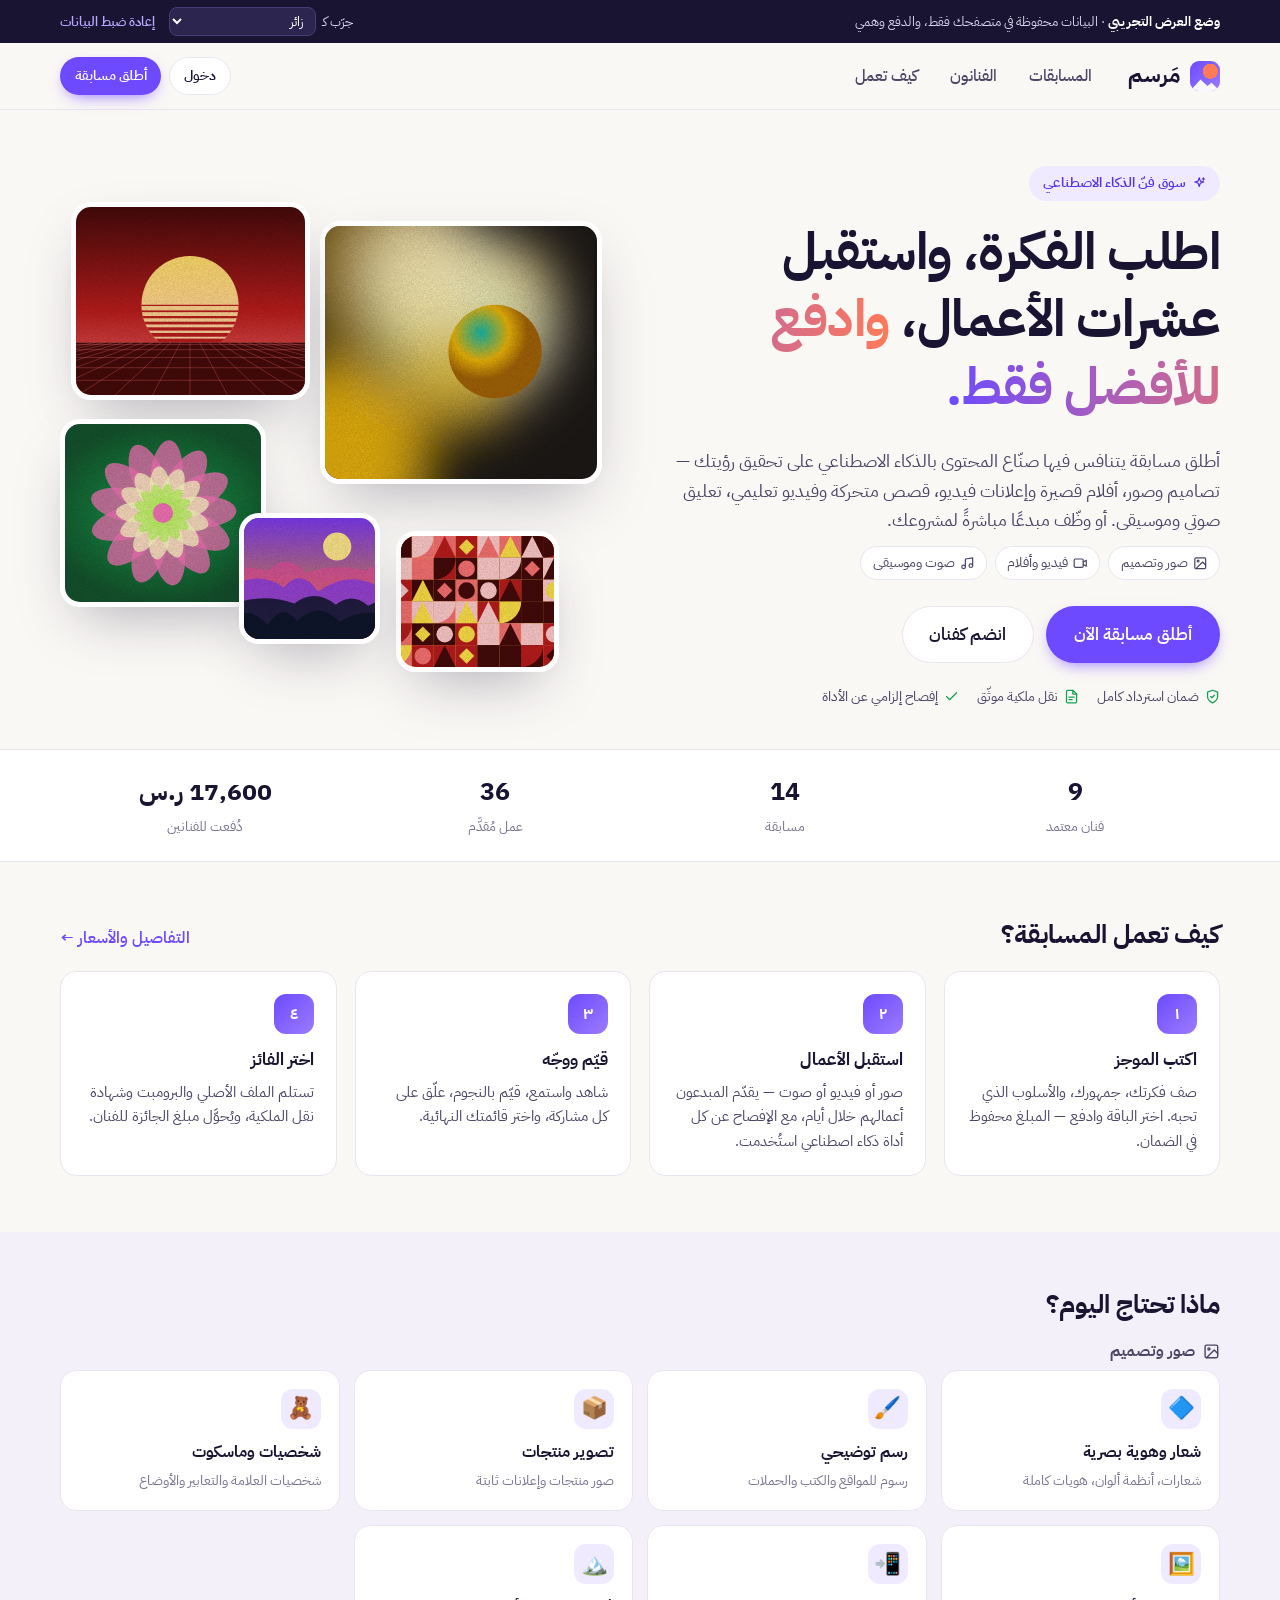
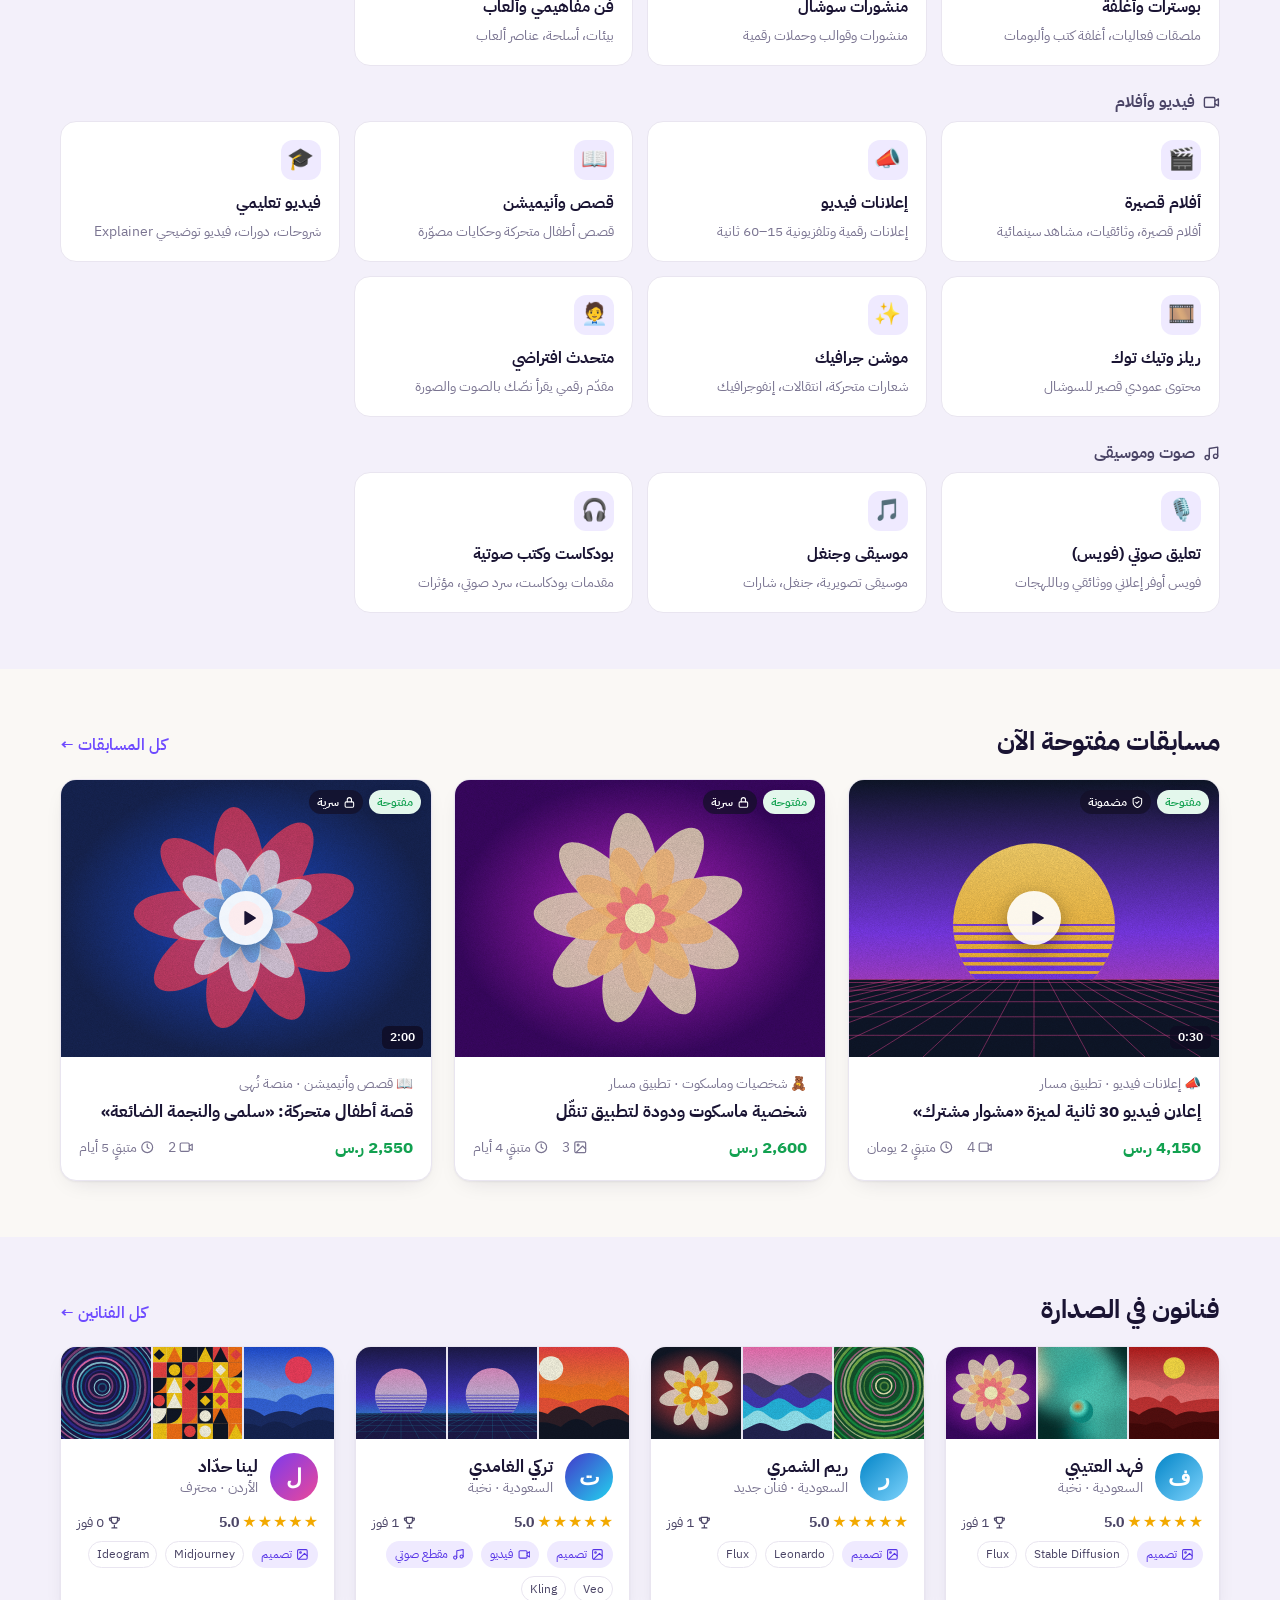
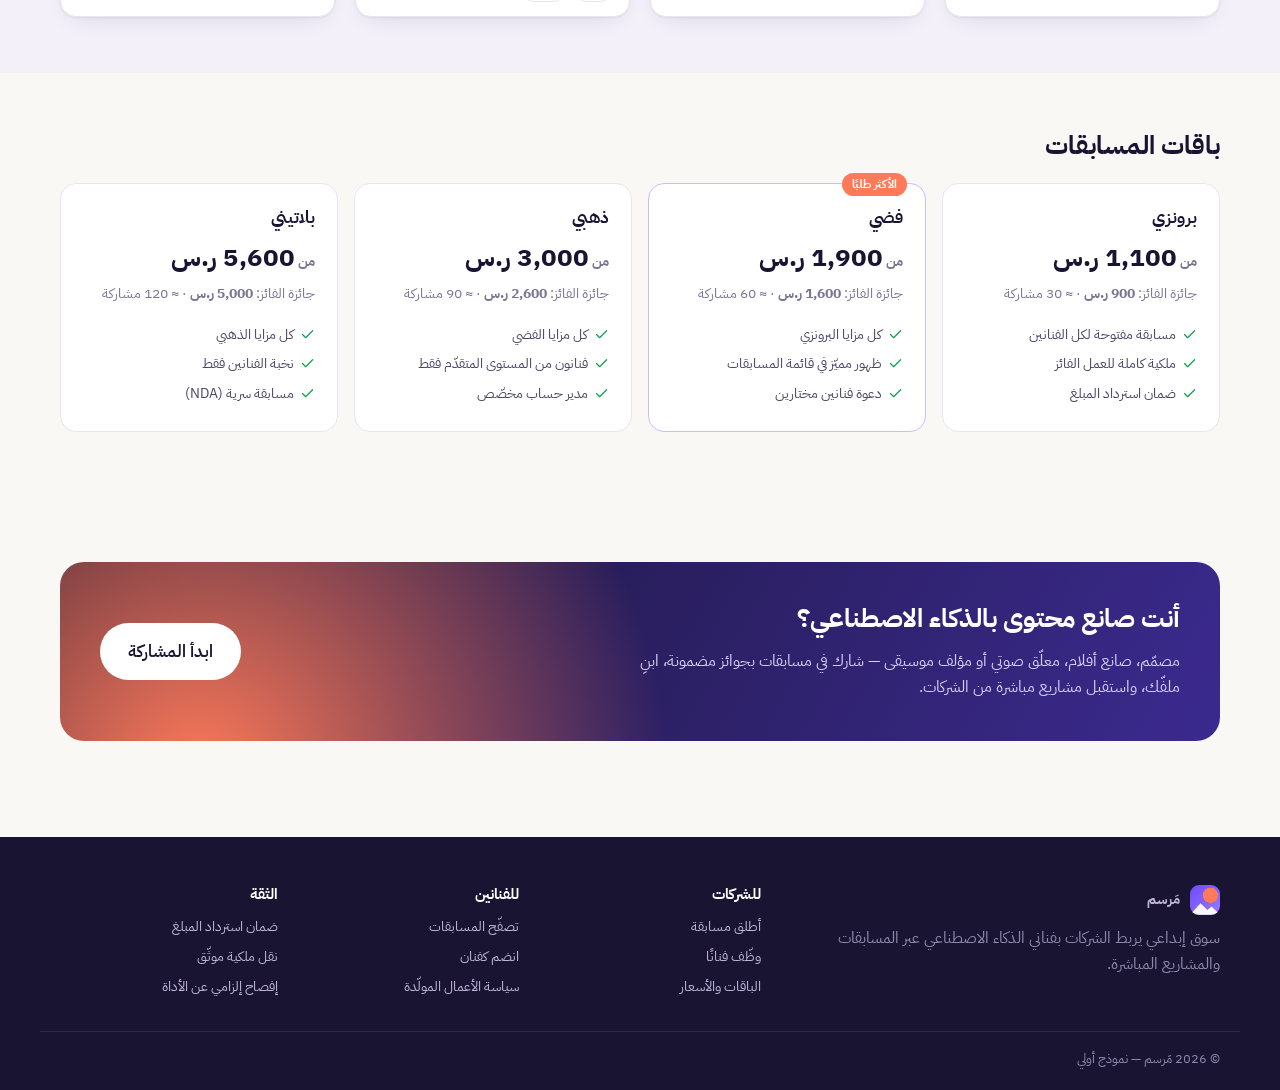
<file: marketplace/index.html>
<!doctype html>
<html lang="ar" dir="rtl">
<head>
  <meta charset="utf-8">
  <meta name="viewport" content="width=device-width, initial-scale=1, viewport-fit=cover">
  <title>مَرسم | سوق فنّ الذكاء الاصطناعي</title>
  <meta name="description" content="مَرسم — منصة تربط الشركات بفناني الذكاء الاصطناعي عبر مسابقات التصميم والمشاريع المباشرة.">
  <meta name="theme-color" content="#1a1433">
  <link rel="icon" href="data:image/svg+xml,%3Csvg xmlns='http://www.w3.org/2000/svg' viewBox='0 0 32 32'%3E%3Crect width='32' height='32' rx='9' fill='%236d4aff'/%3E%3Ccircle cx='20' cy='12' r='6' fill='%23ff7a59'/%3E%3Cpath d='M6 26l8-11 6 7 3-3 4 7z' fill='%23fff'/%3E%3C/svg%3E">
  <link rel="preconnect" href="https://fonts.googleapis.com">
  <link rel="preconnect" href="https://fonts.gstatic.com" crossorigin>
  <link href="https://fonts.googleapis.com/css2?family=IBM+Plex+Sans+Arabic:wght@400;500;600;700&display=swap" rel="stylesheet">
  <link rel="stylesheet" href="styles.css">
</head>
<body>
  <a class="skip" href="#main">تخطَّ إلى المحتوى</a>
  <div id="app"><div class="boot">جارٍ التحميل…</div></div>
  <noscript><p style="padding:2rem;text-align:center">تحتاج المنصة إلى تفعيل JavaScript.</p></noscript>
  <script type="module" src="js/app.js"></script>
</body>
</html>
</file>
<file: marketplace/styles.css>
/* مَرسم — marketplace stylesheet (RTL-first, logical properties) */
:root {
  --ink: #1a1433;
  --ink-2: #4b4566;
  --muted: #7a7491;
  --line: #e9e5f0;
  --bg: #faf8f5;
  --surface: #ffffff;
  --brand: #6d4aff;
  --brand-2: #5634e6;
  --brand-soft: #efeaff;
  --accent: #ff7a59;
  --gold: #f2a900;
  --gold-soft: #fff4d6;
  --green: #12a150;
  --green-soft: #e3f7ec;
  --amber: #c27803;
  --amber-soft: #fff3dc;
  --red: #d93848;
  --blue: #1d6fe0;
  --blue-soft: #e5efff;
  --radius: 16px;
  --radius-sm: 10px;
  --shadow: 0 1px 2px rgba(26, 20, 51, .05), 0 8px 24px -12px rgba(26, 20, 51, .18);
  --shadow-lg: 0 24px 60px -20px rgba(26, 20, 51, .35);
  --font: "IBM Plex Sans Arabic", system-ui, -apple-system, "Segoe UI", Tahoma, sans-serif;
}

*, *::before, *::after { box-sizing: border-box; }
html { -webkit-text-size-adjust: 100%; scroll-behavior: smooth; }
body { margin: 0; font-family: var(--font); color: var(--ink); background: var(--bg); line-height: 1.65; font-size: 16px; }
body.no-scroll { overflow: hidden; }
img { max-width: 100%; display: block; }
a { color: var(--brand); text-decoration: none; }
a:hover { text-decoration: underline; }
h1, h2, h3, h4 { line-height: 1.3; margin: 0 0 .5em; }
h1 { font-size: clamp(1.6rem, 3.4vw, 2.3rem); }
h2 { font-size: clamp(1.25rem, 2.4vw, 1.6rem); }
h3 { font-size: 1.08rem; }
p { margin: 0 0 1em; }
button, input, select, textarea { font: inherit; color: inherit; }
:focus-visible { outline: 3px solid color-mix(in srgb, var(--brand) 55%, transparent); outline-offset: 2px; border-radius: 6px; }
.skip { position: absolute; inset-inline-start: -999px; top: 8px; background: var(--ink); color: #fff; padding: 8px 12px; border-radius: 8px; z-index: 100; }
.skip:focus { inset-inline-start: 8px; }
.boot { padding: 30vh 0; text-align: center; color: var(--muted); }

.wrap { width: 100%; max-width: 1200px; margin-inline: auto; padding-inline: 20px; }
.wrap.narrow { max-width: 860px; }
.muted { color: var(--muted); }
.small { font-size: .86rem; }
.tiny { font-size: .76rem; }
.center { text-align: center; }
.i { width: 1.05em; height: 1.05em; vertical-align: -0.16em; flex: none; }

/* ---------- buttons ---------- */
.btn { display: inline-flex; align-items: center; justify-content: center; gap: .45em; border: 1.5px solid transparent; border-radius: 999px; padding: .62em 1.25em; font-weight: 600; cursor: pointer; text-decoration: none !important; transition: background .15s, transform .1s, box-shadow .15s, border-color .15s; white-space: nowrap; background: var(--surface); color: var(--ink); }
.btn:active { transform: translateY(1px); }
.btn:disabled { opacity: .45; cursor: not-allowed; }
.btn.sm { padding: .42em .95em; font-size: .9rem; }
.btn.lg { padding: .8em 1.6em; font-size: 1.05rem; }
.btn.block { display: flex; width: 100%; }
.btn.primary { background: var(--brand); color: #fff; box-shadow: 0 6px 18px -8px var(--brand); }
.btn.primary:hover { background: var(--brand-2); }
.btn.ghost { border-color: var(--line); background: var(--surface); }
.btn.ghost:hover { border-color: var(--brand); color: var(--brand); }
.btn.gold { background: var(--gold); color: #2a1d00; }
.btn.gold:hover { filter: brightness(1.05); }
.btn.violet { background: var(--brand-soft); color: var(--brand-2); border-color: var(--brand-soft); }
.btn.light { background: #fff; color: var(--ink); }
.btn.danger-ghost { border-color: #f3c7cc; color: var(--red); }
.linkbtn { background: none; border: 0; padding: 0; color: var(--brand); cursor: pointer; font-weight: 600; display: inline-flex; gap: .35em; align-items: center; }
.linkbtn.danger { color: var(--red); }
.iconbtn { position: relative; display: inline-grid; place-items: center; width: 40px; height: 40px; border-radius: 50%; border: 0; background: transparent; color: var(--ink-2); cursor: pointer; }
.iconbtn:hover { background: var(--brand-soft); color: var(--brand); text-decoration: none; }
.iconbtn .i { width: 20px; height: 20px; }
.iconbtn .dot { position: absolute; top: 3px; inset-inline-end: 2px; min-width: 18px; height: 18px; padding: 0 4px; border-radius: 9px; background: var(--accent); color: #fff; font-size: .68rem; font-weight: 700; display: grid; place-items: center; }

/* ---------- badges / chips ---------- */
.badge { display: inline-flex; align-items: center; gap: .3em; padding: .18em .65em; border-radius: 999px; font-size: .76rem; font-weight: 600; background: #f1eff6; color: var(--ink-2); white-space: nowrap; }
.badge.green { background: var(--green-soft); color: var(--green); }
.badge.amber { background: var(--amber-soft); color: var(--amber); }
.badge.violet { background: var(--brand-soft); color: var(--brand-2); }
.badge.gold { background: var(--gold); color: #2a1d00; }
.badge.gray { background: #ececf1; color: #6b6880; }
.badge.blue { background: var(--blue-soft); color: var(--blue); }
.badge.dark { background: rgba(20, 16, 40, .72); color: #fff; backdrop-filter: blur(6px); }
.chips { display: flex; flex-wrap: wrap; gap: 8px; margin: 10px 0; }
.chips.scroll { flex-wrap: nowrap; overflow-x: auto; padding-bottom: 6px; scrollbar-width: thin; }
.chip { display: inline-flex; align-items: center; gap: .35em; padding: .35em .85em; border-radius: 999px; background: var(--surface); border: 1px solid var(--line); font-size: .86rem; color: var(--ink-2); white-space: nowrap; text-decoration: none !important; }
a.chip:hover { border-color: var(--brand); color: var(--brand); }
.chip.on { background: var(--ink); color: #fff; border-color: var(--ink); }
.chips.pickable .chip { cursor: pointer; user-select: none; }
.chips.pickable input { position: absolute; opacity: 0; pointer-events: none; }
.chips.pickable .chip:has(input:checked) { background: var(--brand-soft); border-color: var(--brand); color: var(--brand-2); font-weight: 600; }
.chips.pickable .chip:has(input:focus-visible) { outline: 3px solid color-mix(in srgb, var(--brand) 55%, transparent); }
.stars { display: inline-flex; direction: ltr; gap: 1px; color: #d8d4e3; }
.stars .star { color: inherit; font-size: 1rem; line-height: 1; }
.stars .star.on { color: var(--gold); }
.stars.xs .star { font-size: .8rem; }
.stars button.star { background: none; border: 0; padding: 2px; cursor: pointer; font-size: 1.6rem; transition: transform .1s; }
.stars button.star:hover { transform: scale(1.15); }
.stars:has(button.star:hover) button.star { color: var(--gold); }
.stars button.star:hover ~ button.star { color: #d8d4e3; }

/* ---------- avatars ---------- */
.avatar { border-radius: 50%; width: 32px; height: 32px; object-fit: cover; display: inline-block; vertical-align: middle; flex: none; }
.avatar.xs { width: 22px; height: 22px; }
.avatar.sm { width: 32px; height: 32px; }
.avatar.md { width: 48px; height: 48px; }
.avatar.xl { width: 112px; height: 112px; border: 4px solid #fff; box-shadow: var(--shadow); }

/* ---------- demo bar / header ---------- */
.demobar { background: var(--ink); color: #d9d4ee; font-size: .82rem; }
.demobar-in { display: flex; gap: 14px; align-items: center; flex-wrap: wrap; padding-block: 7px; }
.demobar b { color: #fff; }
.demobar-switch { display: inline-flex; gap: 6px; align-items: center; margin-inline-start: auto; white-space: nowrap; }
.demobar select { background: #2c2550; color: #fff; border: 1px solid #463d75; border-radius: 8px; padding: 3px 8px; font-size: .82rem; max-width: 220px; }
.demobar .linkbtn { color: #b8a8ff; font-size: .82rem; }

.top { position: sticky; top: 0; z-index: 40; background: rgba(250, 248, 245, .88); backdrop-filter: saturate(1.4) blur(12px); border-bottom: 1px solid var(--line); }
.top-in { display: flex; align-items: center; gap: 22px; height: 66px; }
.logo { display: inline-flex; align-items: center; gap: 10px; color: var(--ink); text-decoration: none !important; font-weight: 700; font-size: 1.35rem; }
.logo-mark { width: 30px; height: 30px; border-radius: 9px; background: radial-gradient(circle at 68% 34%, var(--accent) 0 26%, transparent 27%), linear-gradient(135deg, var(--brand), #9b7bff); position: relative; overflow: hidden; }
.logo-mark::after { content: ""; position: absolute; inset: auto 0 0 0; height: 55%; background: #fff; clip-path: polygon(0 100%, 35% 30%, 58% 70%, 72% 50%, 100% 100%); opacity: .95; }
.nav { display: flex; gap: 4px; }
.nav a { padding: 8px 14px; border-radius: 999px; color: var(--ink-2); font-weight: 500; text-decoration: none; }
.nav a:hover { background: var(--brand-soft); color: var(--brand); }
.nav a.active { color: var(--ink); background: #efecf6; font-weight: 600; }
.top-actions { display: flex; align-items: center; gap: 8px; margin-inline-start: auto; }
.me { display: inline-flex; align-items: center; gap: 8px; padding: 4px 10px 4px 4px; border-radius: 999px; color: var(--ink); text-decoration: none !important; }
.me:hover { background: var(--brand-soft); }
.me-name { font-weight: 600; font-size: .92rem; }
.show-sm { display: none; }

/* ---------- sections ---------- */
.sec { padding-block: 56px; }
.sec.tight { padding-block: 24px 56px; }
.sec.alt { background: #f3f0fa; }
.sec-head { display: flex; align-items: baseline; justify-content: space-between; gap: 16px; margin-bottom: 20px; flex-wrap: wrap; }
.sec-head h1, .sec-head h2 { margin: 0; }
.page-head { padding-block: 40px 8px; }
.page-head .lead { margin: 0; }
.lead { font-size: 1.1rem; color: var(--ink-2); }
.grid3 { display: grid; grid-template-columns: repeat(3, minmax(0, 1fr)); gap: 22px; }
.grid4 { display: grid; grid-template-columns: repeat(4, minmax(0, 1fr)); gap: 20px; }
.two-col { display: grid; grid-template-columns: repeat(2, minmax(0, 1fr)); gap: 28px; margin-top: 36px; }
.card { background: var(--surface); border: 1px solid var(--line); border-radius: var(--radius); box-shadow: var(--shadow); }
.card.pad { padding: 24px; }
.note { display: flex; gap: 10px; align-items: center; padding: 12px 16px; border-radius: var(--radius-sm); background: var(--brand-soft); color: var(--brand-2); margin: 12px 0; font-size: .93rem; flex-wrap: wrap; }
.note.amber { background: var(--amber-soft); color: #8a5400; }
.empty { text-align: center; padding: 48px 16px; color: var(--muted); }
.empty-art { width: 84px; height: 84px; margin: 0 auto 14px; border-radius: 24px; background: radial-gradient(circle at 70% 30%, #ffd2c4 0 22%, transparent 23%), linear-gradient(135deg, #e6defe, #f7f1ff); }
.empty h3 { color: var(--ink); }

/* ---------- hero ---------- */
.hero { padding-block: 56px 40px; overflow: hidden; }
.hero-in { display: grid; grid-template-columns: 1.05fr 1fr; gap: 48px; align-items: center; }
.eyebrow { display: inline-flex; gap: 6px; align-items: center; padding: 6px 14px; border-radius: 999px; background: var(--brand-soft); color: var(--brand-2); font-weight: 600; font-size: .86rem; margin-bottom: 18px; }
.hero h1 { font-size: clamp(2rem, 4.6vw, 3.25rem); letter-spacing: -.01em; }
.hero h1 em { font-style: normal; background: linear-gradient(90deg, var(--brand), var(--accent)); -webkit-background-clip: text; background-clip: text; color: transparent; }
.hero-cta { display: flex; gap: 12px; flex-wrap: wrap; margin: 26px 0 22px; }
.hero-trust { list-style: none; padding: 0; margin: 0; display: flex; gap: 18px; flex-wrap: wrap; color: var(--ink-2); font-size: .9rem; }
.hero-trust li { display: inline-flex; gap: 6px; align-items: center; }
.hero-trust .i { color: var(--green); }
.hero-art { position: relative; height: 470px; }
.hero-art img { position: absolute; border-radius: 20px; object-fit: cover; box-shadow: var(--shadow-lg); border: 5px solid #fff; animation: float 9s ease-in-out infinite; }
.hero-art .h0 { width: 52%; height: 56%; inset-inline-start: 0; top: 4%; }
.hero-art .h1 { width: 44%; height: 42%; inset-inline-end: 2%; top: 0; animation-delay: -2s; }
.hero-art .h2 { width: 38%; height: 40%; inset-inline-end: 0; top: 46%; animation-delay: -4s; }
.hero-art .h3 { width: 30%; height: 30%; inset-inline-start: 8%; bottom: 0; animation-delay: -6s; }
.hero-art .h4 { width: 26%; height: 28%; inset-inline-start: 41%; bottom: 6%; animation-delay: -3s; }
.hero-art .h5 { display: none; }
@keyframes float { 0%, 100% { transform: translateY(0) rotate(-.6deg); } 50% { transform: translateY(-10px) rotate(.6deg); } }
@media (prefers-reduced-motion: reduce) { .hero-art img { animation: none; } html { scroll-behavior: auto; } }

.statsbar { border-block: 1px solid var(--line); background: var(--surface); }
.statsbar-in { display: grid; grid-template-columns: repeat(4, 1fr); text-align: center; padding-block: 22px; }
.statsbar b { display: block; font-size: 1.55rem; }
.statsbar span { color: var(--muted); font-size: .9rem; }

.steps { list-style: none; padding: 0; margin: 0; display: grid; grid-template-columns: repeat(4, 1fr); gap: 18px; counter-reset: s; }
.steps li { background: var(--surface); border: 1px solid var(--line); border-radius: var(--radius); padding: 22px; position: relative; }
.step-n { display: grid; place-items: center; width: 40px; height: 40px; border-radius: 12px; background: linear-gradient(135deg, var(--brand), #9b7bff); color: #fff; font-weight: 700; margin-bottom: 14px; }
.steps p { color: var(--ink-2); font-size: .93rem; margin: 0; }

.cats { display: grid; grid-template-columns: repeat(4, minmax(0, 1fr)); gap: 14px; }
.cat { display: flex; flex-direction: column; gap: 4px; padding: 18px; border-radius: var(--radius); background: var(--surface); border: 1.5px solid var(--line); color: var(--ink); text-decoration: none !important; transition: border-color .15s, transform .15s, box-shadow .15s; cursor: pointer; position: relative; }
.cat:hover { border-color: var(--brand); transform: translateY(-2px); box-shadow: var(--shadow); }
.cat-ic { width: 40px; height: 40px; border-radius: 12px; display: grid; place-items: center; background: var(--brand-soft); color: var(--brand); font-size: 1.2rem; margin-bottom: 6px; }
.cats.pick input { position: absolute; opacity: 0; pointer-events: none; }
.cat.selected, .cat:has(input:checked) { border-color: var(--brand); background: var(--brand-soft); }
.cat:has(input:focus-visible) { outline: 3px solid color-mix(in srgb, var(--brand) 55%, transparent); }

.cta-band { display: flex; justify-content: space-between; align-items: center; gap: 24px; padding: 40px; border-radius: 24px; color: #fff; background: radial-gradient(circle at 12% 120%, var(--accent) 0, transparent 45%), linear-gradient(120deg, var(--ink), #3b2a8f); flex-wrap: wrap; }
.cta-band h2 { color: #fff; }
.cta-band p { color: #d6cff5; margin: 0; max-width: 560px; }

/* ---------- packages ---------- */
.pkgs { display: grid; grid-template-columns: repeat(4, minmax(0, 1fr)); gap: 16px; margin-bottom: 18px; }
.pkg { position: relative; display: block; background: var(--surface); border: 1.5px solid var(--line); border-radius: var(--radius); padding: 22px; transition: border-color .15s, box-shadow .15s; }
label.pkg { cursor: pointer; }
.pkg input { position: absolute; opacity: 0; pointer-events: none; }
.pkg.popular { border-color: #cbbcff; }
.pkg.selected, .pkg:has(input:checked) { border-color: var(--brand); box-shadow: 0 0 0 3px var(--brand-soft); }
.pkg:has(input:focus-visible) { outline: 3px solid color-mix(in srgb, var(--brand) 55%, transparent); }
.pkg-flag { position: absolute; top: -11px; inset-inline-start: 18px; background: var(--accent); color: #fff; font-size: .74rem; font-weight: 700; padding: 2px 10px; border-radius: 999px; }
.pkg-price { font-size: 1.6rem; font-weight: 700; margin-block: 4px; }
.pkg ul { list-style: none; padding: 0; margin: 14px 0 0; font-size: .9rem; color: var(--ink-2); }
.pkg li { display: flex; gap: 6px; padding: 3px 0; }
.pkg li .i { color: var(--green); margin-top: 4px; }

/* ---------- contest cards ---------- */
.ccard { display: flex; flex-direction: column; overflow: hidden; color: var(--ink); text-decoration: none !important; transition: transform .15s, box-shadow .15s; }
.ccard:hover { transform: translateY(-3px); box-shadow: var(--shadow-lg); }
.ccard-img { position: relative; aspect-ratio: 16 / 10; background: #eee; }
.ccard-img img { width: 100%; height: 100%; object-fit: cover; }
.ccard-tags { position: absolute; top: 10px; inset-inline-start: 10px; display: flex; gap: 6px; flex-wrap: wrap; }
.ccard-tags .badge:not(.dark) { box-shadow: 0 2px 8px rgba(0, 0, 0, .12); }
.ccard-body { padding: 16px 18px 18px; display: flex; flex-direction: column; gap: 4px; flex: 1; }
.ccard-body h3 { margin: 0 0 8px; }
.ccard-meta { margin-top: auto; display: flex; gap: 14px; align-items: center; flex-wrap: wrap; }
.prize { font-weight: 700; color: var(--green); }
.ccard-meta .prize { margin-inline-end: auto; font-size: 1.05rem; }

/* ---------- artist cards ---------- */
.acard { display: flex; flex-direction: column; overflow: hidden; color: var(--ink); text-decoration: none !important; transition: transform .15s, box-shadow .15s; }
.acard:hover { transform: translateY(-3px); box-shadow: var(--shadow-lg); }
.acard-strip { display: grid; grid-template-columns: repeat(3, 1fr); height: 92px; gap: 2px; background: var(--line); }
.acard-strip img { width: 100%; height: 100%; object-fit: cover; }
.acard-strip img:only-child { grid-column: 1 / -1; }
.acard-body { display: flex; gap: 12px; align-items: center; padding: 14px 16px 4px; }
.acard-body h3 { margin: 0; }
.acard-stats { display: flex; justify-content: space-between; padding: 6px 16px; font-size: .88rem; color: var(--ink-2); }
.acard .chips { padding: 0 16px 14px; margin: 0; }
.acard .chip { font-size: .76rem; padding: .2em .65em; }

/* ---------- contest page ---------- */
.crumb { display: inline-flex; align-items: center; gap: 6px; color: var(--muted); font-size: .9rem; margin-bottom: 14px; }
.crumb .i { transform: scaleX(-1); }
.chead { padding-top: 28px; background: linear-gradient(180deg, #f1edfb, transparent); }
.chead-in { display: flex; gap: 26px; align-items: center; }
.chead-img { position: relative; width: 200px; height: 150px; border-radius: var(--radius); overflow: hidden; box-shadow: var(--shadow); border: 4px solid #fff; flex: none; background: #eee; }
.chead-img > img { width: 100%; height: 100%; object-fit: cover; }
.chead-main { flex: 1; min-width: 0; }
.chead-tags { display: flex; gap: 6px; flex-wrap: wrap; margin-bottom: 8px; }
.chead-stats { display: flex; gap: 32px; margin-top: 16px; flex-wrap: wrap; }
.chead-stats b { display: block; font-size: 1.3rem; }
.chead-stats span { color: var(--muted); font-size: .84rem; }
.cbody { display: grid; grid-template-columns: minmax(0, 1fr) 320px; gap: 28px; align-items: start; }
.cside { position: sticky; top: 86px; }
.tabs { display: flex; gap: 4px; border-bottom: 1px solid var(--line); margin-bottom: 16px; }
.tabs a { padding: 10px 16px; color: var(--ink-2); font-weight: 600; border-bottom: 2.5px solid transparent; margin-bottom: -1px; text-decoration: none; }
.tabs a.on { color: var(--ink); border-color: var(--brand); }
.count { display: inline-block; min-width: 22px; padding: 0 6px; border-radius: 999px; background: #efecf6; font-size: .78rem; text-align: center; }
.side-card { display: flex; flex-direction: column; gap: 12px; }
.side-prize { display: flex; align-items: center; gap: 10px; flex-wrap: wrap; }
.side-prize b { font-size: 1.6rem; color: var(--green); }
.side-prize .muted { flex-basis: 100%; }
.side-list { list-style: none; padding: 0; margin: 0 0 4px; }
.side-list li { display: flex; align-items: center; gap: 8px; padding: 9px 0; border-bottom: 1px dashed var(--line); font-size: .9rem; }
.side-list li span { color: var(--muted); }
.side-list li b { margin-inline-start: auto; text-align: end; }
.side-list li.total { border-bottom: 0; font-size: 1.05rem; }
.side-list li.total span { color: var(--ink); font-weight: 700; }
.winner-box { display: flex; gap: 12px; align-items: center; padding: 12px; border-radius: var(--radius-sm); background: var(--gold-soft); }
.wb-thumb { position: relative; width: 72px; height: 72px; border-radius: 10px; overflow: hidden; flex: none; }
.wb-thumb > img { width: 100%; height: 100%; object-fit: cover; }
.wb-thumb .play-badge { width: 28px; height: 28px; }
.wb-thumb .dur, .wb-thumb .wave { display: none; }
.winner-box h4 { margin: 4px 0 0; }
.brief { position: relative; }
.brief-row { padding-block: 10px; border-bottom: 1px solid var(--line); }
.brief-row:last-child { border-bottom: 0; }
.brief-row h4 { font-size: .86rem; color: var(--muted); font-weight: 600; margin-bottom: 4px; }
.brief-row p { margin: 0; white-space: pre-line; }
.brief-edit { position: absolute; top: 18px; inset-inline-end: 18px; }
.ticks { list-style: none; padding: 0; margin: 0; }
.ticks li { display: flex; gap: 8px; padding: 3px 0; }
.ticks .i { color: var(--green); margin-top: 5px; }

/* ---------- entries ---------- */
.egrid { display: grid; grid-template-columns: repeat(auto-fill, minmax(200px, 1fr)); gap: 16px; }
.ecard { position: relative; padding: 0; border: 1px solid var(--line); background: var(--surface); border-radius: 14px; overflow: hidden; cursor: pointer; text-align: start; box-shadow: var(--shadow); transition: transform .15s, box-shadow .15s; }
.ecard:hover { transform: translateY(-2px); box-shadow: var(--shadow-lg); }
.ecard.out { opacity: .5; filter: grayscale(.6); }
.ecard.win { border: 2px solid var(--gold); box-shadow: 0 0 0 4px var(--gold-soft); }
.ecard-img { position: relative; aspect-ratio: 4 / 3; background: #eee; }
.ecard-img img { width: 100%; height: 100%; object-fit: cover; }
.ecard-tags { position: absolute; top: 8px; inset-inline-start: 8px; display: flex; gap: 4px; flex-wrap: wrap; }
.ecard-foot { display: flex; justify-content: space-between; align-items: center; padding: 10px 12px; gap: 8px; }
.ecard-artist { display: inline-flex; align-items: center; gap: 6px; font-size: .86rem; font-weight: 500; overflow: hidden; white-space: nowrap; text-overflow: ellipsis; }
.ecard-rating { position: absolute; bottom: 46px; inset-inline-end: 8px; background: rgba(20, 16, 40, .7); padding: 2px 6px; border-radius: 999px; }

/* ---------- modal ---------- */
.modal-backdrop { position: fixed; inset: 0; z-index: 80; background: rgba(18, 13, 38, .62); backdrop-filter: blur(4px); display: grid; place-items: center; padding: 20px; animation: fade .15s ease-out; overflow-y: auto; }
.modal { position: relative; width: min(560px, 100%); max-height: calc(100dvh - 40px); overflow-y: auto; background: var(--surface); border-radius: 20px; box-shadow: var(--shadow-lg); animation: pop .18s ease-out; }
.modal.wide { width: min(1080px, 100%); }
.modal-body { padding: 28px; }
.modal-x { position: absolute; top: 12px; inset-inline-end: 12px; z-index: 3; width: 36px; height: 36px; border-radius: 50%; border: 0; background: rgba(255, 255, 255, .92); box-shadow: var(--shadow); cursor: pointer; font-size: 1rem; }
@keyframes fade { from { opacity: 0; } }
@keyframes pop { from { transform: translateY(10px) scale(.98); opacity: 0; } }

.modal.wide .modal-body:has(.emodal) { padding: 0; }
.emodal { display: grid; grid-template-columns: minmax(0, 1.5fr) minmax(300px, 1fr); min-height: 560px; }
.emodal-img { position: relative; background: #141024; display: grid; place-items: center; border-start-start-radius: 20px; border-end-start-radius: 20px; overflow: hidden; }
.emodal-img > img { width: 100%; height: 100%; max-height: 80dvh; object-fit: contain; }
.emodal-img .player, .emodal-img .player-video { width: 100%; }
.nav-arrow { position: absolute; top: 50%; transform: translateY(-50%); width: 44px; height: 44px; border-radius: 50%; border: 0; background: rgba(255, 255, 255, .9); font-size: 1.8rem; line-height: 1; cursor: pointer; box-shadow: var(--shadow); }
.nav-arrow.next { inset-inline-end: 12px; transform: translateY(-50%) scaleX(-1); }
.nav-arrow.prev { inset-inline-start: 12px; transform: translateY(-50%) scaleX(-1); }
.emodal-side { padding: 28px 24px 24px; display: flex; flex-direction: column; gap: 14px; overflow-y: auto; max-height: 86dvh; }
.emodal-head h2 { margin: 2px 0 8px; }
.artist-line { display: inline-flex; align-items: center; gap: 8px; color: var(--ink); font-weight: 600; }
.emodal-note { background: #f7f5fb; padding: 12px 14px; border-radius: var(--radius-sm); margin: 0; font-size: .94rem; }
.prompt { border: 1px solid var(--line); border-radius: var(--radius-sm); padding: 10px 14px; font-size: .9rem; }
.prompt summary { cursor: pointer; font-weight: 600; display: flex; gap: 6px; align-items: center; }
.prompt code { display: block; margin-top: 8px; direction: ltr; text-align: left; white-space: pre-wrap; word-break: break-word; font-size: .84rem; background: #f7f5fb; padding: 10px; border-radius: 8px; }
.owner-tools { border: 1.5px dashed #d8cffc; border-radius: var(--radius); padding: 14px; display: flex; flex-direction: column; gap: 12px; background: #fcfbff; }
.ot-row { display: flex; align-items: center; gap: 10px; flex-wrap: wrap; }
.ot-btns { display: flex; gap: 8px; flex-wrap: wrap; }
.thread h4 { display: flex; gap: 6px; align-items: center; flex-wrap: wrap; }
.msgs { display: flex; flex-direction: column; gap: 10px; margin-bottom: 12px; max-height: 280px; overflow-y: auto; }
.msg { display: flex; gap: 8px; align-items: flex-start; }
.msg > div { background: #f4f2f9; padding: 8px 12px; border-radius: 12px; border-start-start-radius: 4px; max-width: 90%; }
.msg.mine { flex-direction: row-reverse; }
.msg.mine > div { background: var(--brand-soft); border-start-start-radius: 12px; border-start-end-radius: 4px; }
.msg p { margin: 0; font-size: .92rem; white-space: pre-line; }
.msg-meta { font-size: .78rem; }
.msg-form { display: flex; gap: 8px; }
.msg-form input { flex: 1; }
.confirm-win { display: flex; gap: 16px; align-items: center; margin: 12px 0 18px; }
.confirm-win img { width: 120px; height: 90px; object-fit: cover; border-radius: 12px; }
.handover { display: grid; grid-template-columns: minmax(0, 1.2fr) minmax(0, 1fr); gap: 22px; align-items: start; margin-block: 12px; }
.handover-media { border-radius: var(--radius); overflow: hidden; box-shadow: var(--shadow); background: #141024; }
.handover-media > img, .handover-media .player > img { width: 100%; display: block; object-fit: cover; }

/* ---------- forms ---------- */
.form { display: flex; flex-direction: column; gap: 6px; }
.form label:not(.chip):not(.check):not(.opt):not(.pkg) { font-weight: 600; font-size: .9rem; margin-top: 8px; }
input:not([type=checkbox]):not([type=radio]):not([type=file]), select, textarea { width: 100%; padding: .65em .9em; border-radius: var(--radius-sm); border: 1.5px solid var(--line); background: #fff; transition: border-color .15s, box-shadow .15s; }
input:focus, select:focus, textarea:focus { outline: none; border-color: var(--brand); box-shadow: 0 0 0 3px var(--brand-soft); }
textarea { resize: vertical; }
.row2 { display: grid; grid-template-columns: 1fr 1fr; gap: 14px; }
.row2 > div { display: flex; flex-direction: column; gap: 6px; }
.form-actions { display: flex; gap: 10px; margin-top: 16px; flex-wrap: wrap; }
.form-actions.end { justify-content: flex-end; }
.form-actions.spread { justify-content: space-between; }
.check { display: flex; gap: 10px; align-items: flex-start; font-size: .88rem; color: var(--ink-2); margin-top: 10px; cursor: pointer; }
.check input { margin-top: 5px; accent-color: var(--brand); width: 18px; height: 18px; flex: none; }
.drop { position: relative; border: 2px dashed #cfc6ec; border-radius: var(--radius); min-height: 190px; display: grid; place-items: center; background: #fbfaff; overflow: hidden; transition: border-color .15s, background .15s; }
.drop.over { border-color: var(--brand); background: var(--brand-soft); }
.drop.has { border-style: solid; }
.drop img { width: 100%; max-height: 300px; object-fit: contain; }
.drop input[type=file] { position: absolute; inset: 0; opacity: 0; cursor: pointer; }
.drop-empty { display: flex; flex-direction: column; align-items: center; gap: 4px; padding: 20px; text-align: center; color: var(--ink-2); }
.drop-empty .i { width: 30px; height: 30px; color: var(--brand); }
.star-input { display: inline-flex; flex-direction: row-reverse; justify-content: flex-end; gap: 2px; direction: ltr; width: max-content; }
.star-input input { position: absolute; opacity: 0; }
.star-input label { font-size: 1.9rem !important; color: #d8d4e3; cursor: pointer; margin: 0 !important; line-height: 1; }
.star-input input:checked ~ label, .star-input label:hover, .star-input label:hover ~ label { color: var(--gold); }
.star-input input:focus-visible + label { outline: 2px solid var(--brand); border-radius: 4px; }
.seg { display: grid; grid-template-columns: 1fr 1fr; gap: 8px; }
.seg label { margin: 0 !important; cursor: pointer; }
.seg input { position: absolute; opacity: 0; }
.seg span { display: flex; justify-content: center; gap: 6px; align-items: center; padding: 12px; border-radius: var(--radius-sm); border: 1.5px solid var(--line); font-weight: 600; }
.seg input:checked + span { border-color: var(--brand); background: var(--brand-soft); color: var(--brand-2); }
.seg input:focus-visible + span { outline: 3px solid color-mix(in srgb, var(--brand) 55%, transparent); }
.form:has(input[name=role][value=client]:checked) .only-artist,
.form:has(input[name=role][value=artist]:checked) .only-client { display: none; }
.only-artist, .only-client { display: flex; flex-direction: column; gap: 6px; }
.filters { display: grid; grid-template-columns: minmax(0, 2fr) repeat(2, minmax(0, 1fr)) auto; gap: 10px; margin-bottom: 6px; }
.opts { display: grid; gap: 10px; margin-bottom: 8px; }
.opt { display: flex; gap: 12px; align-items: flex-start; padding: 14px; border: 1.5px solid var(--line); border-radius: var(--radius-sm); cursor: pointer; }
.opt:has(input:checked) { border-color: var(--brand); background: var(--brand-soft); }
.opt input { margin-top: 6px; width: 18px; height: 18px; accent-color: var(--brand); flex: none; }
.opt div { display: flex; flex-direction: column; gap: 2px; }

/* ---------- wizard ---------- */
.wizard-bar { list-style: none; padding: 0; margin: 0 0 20px; display: grid; grid-template-columns: repeat(4, 1fr); gap: 8px; }
.wizard-bar li { display: flex; align-items: center; gap: 8px; font-size: .88rem; color: var(--muted); padding-bottom: 10px; border-bottom: 3px solid var(--line); }
.wizard-bar li span { display: grid; place-items: center; width: 26px; height: 26px; border-radius: 50%; background: var(--line); font-weight: 700; font-size: .8rem; flex: none; }
.wizard-bar li.on { color: var(--ink); font-weight: 600; border-color: var(--brand); }
.wizard-bar li.on span { background: var(--brand); color: #fff; }
.wizard-bar li.done { border-color: #b9a8ff; color: var(--ink-2); }
.wizard-bar li.done span { background: #b9a8ff; color: #fff; }
.wizard .cats { grid-template-columns: repeat(2, minmax(0, 1fr)); }
.wizard .pkgs { grid-template-columns: repeat(2, minmax(0, 1fr)); margin-block: 10px 22px; }
.wizard h3 { margin-top: 10px; }
.review .two-col { margin-top: 10px; }
.review p { white-space: pre-line; }

/* ---------- profile ---------- */
.profile-head { background: linear-gradient(180deg, #efe9ff, var(--bg)); padding-top: 40px; }
.profile-in { display: flex; gap: 26px; align-items: center; }
.profile-main { flex: 1; min-width: 0; }
.profile-main h1 { display: flex; align-items: center; gap: 10px; flex-wrap: wrap; margin-bottom: 4px; }
.profile-main p { margin: 10px 0 0; color: var(--ink-2); max-width: 640px; }
.kpis { display: grid; grid-template-columns: repeat(4, 1fr); gap: 16px; padding-block: 24px; }
.kpis > div { display: flex; flex-direction: column; gap: 2px; }
.kpis b { font-size: 1.45rem; }
.kpis span { color: var(--muted); font-size: .86rem; display: flex; align-items: center; gap: 6px; }
.kpis.cards { padding-block: 0 20px; }
.kpis.cards .card { padding: 18px 20px; }
.kpis.cards .card.accent { background: linear-gradient(135deg, var(--brand), #8f6bff); color: #fff; border: 0; }
.kpis.cards .card.accent span { color: #e5dcff; }
.review-item { display: flex; gap: 12px; margin-bottom: 12px; align-items: flex-start; }
.review-item p { margin: 6px 0 0; color: var(--ink-2); }

/* ---------- rows / tables ---------- */
.rows { display: flex; flex-direction: column; gap: 8px; margin-bottom: 18px; }
.row { display: flex; align-items: center; gap: 14px; padding: 12px 14px; background: var(--surface); border: 1px solid var(--line); border-radius: var(--radius-sm); color: var(--ink); text-decoration: none !important; transition: border-color .15s; }
.row:hover { border-color: var(--brand); }
.row.unread { background: #f6f3ff; border-color: #d9cfff; }
.row > .i { color: var(--brand); }
.row-thumb { width: 64px; height: 48px; border-radius: 8px; object-fit: cover; flex: none; }
.row-main { flex: 1; min-width: 0; display: flex; flex-direction: column; }
.row-main b { overflow: hidden; text-overflow: ellipsis; white-space: nowrap; }
.table-wrap { overflow-x: auto; border: 1px solid var(--line); border-radius: var(--radius-sm); background: var(--surface); margin-bottom: 24px; }
.table { width: 100%; border-collapse: collapse; font-size: .88rem; }
.table th, .table td { padding: 10px 12px; text-align: start; border-bottom: 1px solid var(--line); white-space: nowrap; }
.table th { background: #f7f5fb; color: var(--muted); font-weight: 600; }
.table tr:last-child td { border-bottom: 0; }
.table td.num { font-variant-numeric: tabular-nums; }
.proj-head h1 { margin: 8px 0 4px; }
.timeline { list-style: none; padding: 0; margin: 20px 0; display: grid; grid-template-columns: repeat(4, 1fr); gap: 6px; }
.timeline li { font-size: .84rem; color: var(--muted); padding-top: 10px; border-top: 4px solid var(--line); }
.timeline li.done { border-color: var(--green); color: var(--ink); font-weight: 600; }
.thread.card { margin-top: 18px; }

/* ---------- login ---------- */
.login { margin-top: 0; align-items: start; }
.acct-group { margin-top: 16px; }
.acct-group h4 { font-size: .84rem; color: var(--muted); }
.acct { display: flex; width: 100%; gap: 12px; align-items: center; text-align: start; padding: 10px 12px; margin-bottom: 6px; background: #fff; border: 1px solid var(--line); border-radius: var(--radius-sm); cursor: pointer; transition: border-color .15s, background .15s; }
.acct:hover { border-color: var(--brand); background: #fcfbff; }
.acct > span { display: flex; flex-direction: column; }

/* ---------- how ---------- */
.faq { border-bottom: 1px solid var(--line); padding: 14px 0; }
.faq summary { cursor: pointer; font-weight: 600; }
.faq p { margin: 10px 0 0; color: var(--ink-2); }
.rules h2 { display: flex; gap: 8px; align-items: center; }
.rules ul { padding-inline-start: 20px; margin: 0; color: var(--ink-2); }
.rules li { padding: 4px 0; }
.two-col > div > h2:first-child { margin-top: 0; }

/* ---------- footer ---------- */
.foot { background: var(--ink); color: #bdb6d8; padding-block: 48px 20px; margin-top: 40px; }
.foot-in { display: grid; grid-template-columns: 2fr 1fr 1fr 1fr; gap: 24px; }
.foot a.logo { display: inline-flex; color: #fff; margin-bottom: 10px; padding: 0; }
.foot h4 { color: #fff; font-size: .95rem; }
.foot a, .foot span { display: block; color: #bdb6d8; font-size: .9rem; padding: 3px 0; }
.foot .muted { color: #8f88ad; }
.foot-bottom { border-top: 1px solid #2f2856; margin-top: 30px; padding-top: 16px; font-size: .82rem; }

/* ---------- toast ---------- */
#toasts { position: fixed; bottom: 20px; inset-inline-start: 50%; transform: translateX(50%); z-index: 120; display: flex; flex-direction: column; gap: 8px; align-items: center; pointer-events: none; width: max-content; max-width: calc(100vw - 32px); }
.toast { background: var(--ink); color: #fff; padding: 12px 18px; border-radius: 12px; box-shadow: var(--shadow-lg); font-weight: 500; animation: pop .2s ease-out; transition: opacity .4s, transform .4s; }
.toast.err { background: var(--red); }
.toast.out { opacity: 0; transform: translateY(8px); }

/* ---------- responsive ---------- */
@media (max-width: 1024px) {
  .grid4, .pkgs, .cats { grid-template-columns: repeat(2, minmax(0, 1fr)); }
  .steps { grid-template-columns: repeat(2, 1fr); }
  .cbody { grid-template-columns: 1fr; }
  .cside { position: static; order: -1; }
  .hero-in { grid-template-columns: 1fr; }
  .hero-art { height: 340px; }
  .emodal { grid-template-columns: 1fr; }
  .emodal-img { border-radius: 20px 20px 0 0; max-height: 56dvh; }
  .emodal-img img { max-height: 56dvh; }
  .emodal-side { max-height: none; }
  .foot-in { grid-template-columns: 1fr 1fr; }
}
@media (max-width: 760px) {
  .show-sm { display: inline-grid; }
  .nav { display: none; position: absolute; top: 66px; inset-inline: 0; flex-direction: column; background: var(--surface); padding: 10px 20px 16px; border-bottom: 1px solid var(--line); box-shadow: var(--shadow); }
  .nav.open { display: flex; }
  .nav a { padding: 12px 14px; }
  .top-in { gap: 10px; }
  .me-name { display: none; }
  .grid3, .two-col, .handover, .row2 { grid-template-columns: 1fr; }
  .filters { grid-template-columns: 1fr 1fr; }
  .filters input[type=search] { grid-column: 1 / -1; }
  .statsbar-in, .kpis { grid-template-columns: repeat(2, 1fr); gap: 16px; }
  .chead-in, .profile-in { flex-direction: column; align-items: flex-start; }
  .chead-img { width: 100%; height: 180px; }
  .chead-stats { gap: 20px; }
  .cta-band { padding: 28px; }
  .sec { padding-block: 40px; }
  .wizard .cats, .wizard .pkgs { grid-template-columns: 1fr; }
  .wizard-bar li { font-size: 0; gap: 0; justify-content: center; }
  .wizard-bar li span { font-size: .8rem; }
  .modal-backdrop { padding: 0; place-items: end center; }
  .modal, .modal.wide { width: 100%; max-height: 94dvh; border-radius: 20px 20px 0 0; }
  .modal-body { padding: 22px 18px calc(22px + env(safe-area-inset-bottom)); }
  .demobar-in > span { flex-basis: 100%; }
  .demobar-switch { margin-inline-start: 0; }
  .egrid { grid-template-columns: repeat(2, minmax(0, 1fr)); gap: 10px; }
  .ecard-foot { padding: 8px; }
}
@media (max-width: 480px) {
  .wrap { padding-inline: 16px; }
  .grid4, .pkgs, .cats, .steps { grid-template-columns: 1fr; }
  .hide-xs { display: none; }
  .hero-art { height: 260px; }
  .foot-in { grid-template-columns: 1fr; }
  .table th, .table td { padding: 8px; }
}

/* ---------- media (video / audio) ---------- */
.play-badge { position: absolute; inset: 0; margin: auto; width: 54px; height: 54px; border-radius: 50%; display: grid; place-items: center; background: rgba(255, 255, 255, .9); color: var(--ink); box-shadow: 0 6px 20px rgba(0, 0, 0, .35); pointer-events: none; }
.play-badge .i { width: 22px; height: 22px; margin-left: 3px; }
.dur { position: absolute; bottom: 8px; inset-inline-end: 8px; background: rgba(15, 11, 34, .78); color: #fff; font-size: .74rem; font-weight: 600; padding: 2px 8px; border-radius: 6px; font-variant-numeric: tabular-nums; direction: ltr; }
.audio-bg { filter: saturate(1.1) brightness(.55); }
.audio-thumb { position: absolute; inset: 0; display: flex; flex-direction: column; justify-content: center; align-items: center; gap: 10px; padding: 14% 10%; color: #fff; pointer-events: none; }
.audio-thumb > .i { width: 30px; height: 30px; opacity: .95; }
.wave { width: 100%; height: 42%; fill: currentColor; opacity: .9; }
.wave.big { height: 110px; }
.player { position: relative; width: 100%; height: 100%; display: grid; place-items: center; background: #141024; }
.player > img { width: 100%; height: 100%; max-height: 80dvh; object-fit: contain; }
.demo-flag { position: absolute; bottom: 12px; inset-inline-start: 12px; display: inline-flex; gap: 6px; align-items: center; background: rgba(15, 11, 34, .78); color: #fff; font-size: .8rem; padding: 4px 10px; border-radius: 999px; }
.player-video { display: block; width: 100%; max-height: 80dvh; background: #000; }
.audio-player { min-height: 340px; overflow: hidden; }
.audio-player .audio-bg { position: absolute; inset: 0; width: 100%; height: 100%; object-fit: cover; }
.audio-fg { position: relative; width: 100%; padding: 32px; display: flex; flex-direction: column; align-items: center; gap: 16px; color: #fff; }
.audio-fg > .i { width: 40px; height: 40px; }
.audio-fg audio { width: 100%; max-width: 460px; }
.dur-light { font-size: .85rem; color: #e8e3ff; direction: ltr; }
.media-missing { color: #fff; background: #3a2a2a; padding: 20px; margin: 0; text-align: center; width: 100%; }
.media-pills { display: flex; gap: 8px; flex-wrap: wrap; margin-top: -6px; }
.media-pills .chip { background: var(--surface); }
.mtabs { display: flex; gap: 6px; margin: 4px 0 6px; overflow-x: auto; padding-bottom: 2px; }
.mtabs a { display: inline-flex; gap: 6px; align-items: center; padding: 9px 16px; border-radius: 12px; background: var(--surface); border: 1.5px solid var(--line); color: var(--ink-2); font-weight: 600; white-space: nowrap; text-decoration: none; }
.mtabs a.on { border-color: var(--brand); background: var(--brand-soft); color: var(--brand-2); }
.cat-group + .cat-group { margin-top: 26px; }
.cat-group h3 { display: flex; gap: 8px; align-items: center; color: var(--ink-2); font-size: 1rem; }
.cat-ic { font-size: 1.35rem; }
.specs { border: 1.5px dashed #d8cffc; border-radius: var(--radius); padding: 12px 16px 16px; margin: 14px 0 0; display: flex; flex-direction: column; gap: 6px; background: #fcfbff; }
.specs legend { font-weight: 700; padding: 0 6px; display: inline-flex; gap: 6px; align-items: center; color: var(--brand-2); }
.spec-grid { display: grid; grid-template-columns: repeat(auto-fit, minmax(150px, 1fr)); gap: 10px 14px; }
.spec-grid > div { display: flex; flex-direction: column; gap: 6px; }
.spec-tags { display: flex; flex-wrap: wrap; gap: 8px; margin: 6px 0; }
.spec-tags span { display: flex; flex-direction: column; padding: 6px 12px; border-radius: 10px; background: #f4f1fb; line-height: 1.35; }
.spec-tags small { color: var(--muted); font-size: .74rem; }
blockquote.script { margin: 4px 0 0; padding: 12px 16px; border-inline-start: 4px solid var(--brand); background: #f7f5fb; border-radius: 8px; white-space: pre-line; }
.script-text { margin: 8px 0 0; white-space: pre-line; }
.tool-group { margin-top: 4px; }
.tool-group .chips { margin: 4px 0 6px; }
.chip.spec { background: var(--brand-soft); border-color: transparent; color: var(--brand-2); }
.drop-preview { width: 100%; }
.drop-preview .player { min-height: 0; }
.drop-preview .audio-player { min-height: 220px; }
.drop-preview .player > img, .drop-preview > img, .drop-preview .player-video { max-height: 300px; }
.drop-change { position: absolute; top: 10px; inset-inline-end: 10px; z-index: 2; cursor: pointer; }
.ecard-img .play-badge { width: 44px; height: 44px; }
</file>
